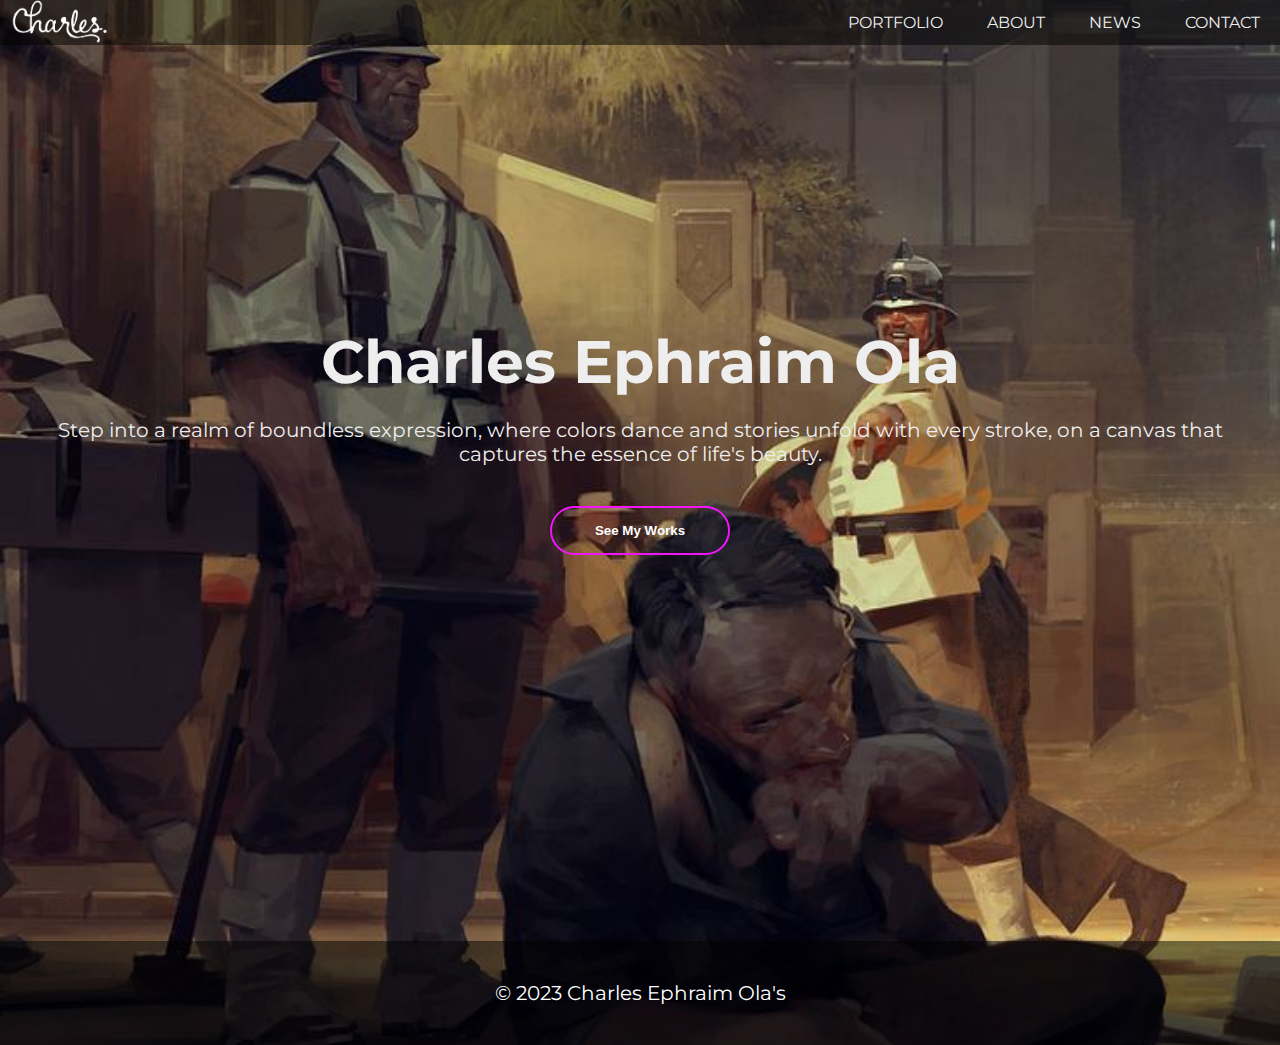
<file: index.html>
<html>
<head>
    <title>Welcome to Charles Ephraim Ola's Website</title>
    <meta name="viewport" content="width=device-width, initial-scale=1.0"> 
    <link rel="icon" type="image/png" sizes="32x32" href="./images/favicon-32x32.png">
    <link rel="preconnect" href="https://fonts.googleapis.com">
    <link rel="preconnect" href="https://fonts.gstatic.com" crossorigin>
    <link href="https://fonts.googleapis.com/css2?family=Fraunces:ital,opsz,wght@1,9..144,700&family=Inter:wght@400;700&family=Montserrat:wght@200;500;700&display=swap" rel="stylesheet">
    <link rel="stylesheet" href="style.css">

</head>
<body>
       <nav> <div class="banner">
            <div class="navbar">
            <img src="images/logo.png" class="Logo">
                <ul>
                <li><a href="portfolio.html">Portfolio</a></li>
                <li><a href="About.html">About</a></li>
                <li><a href="news.html">News</a></li>
                <li><a href="contact.html">Contact</a></li>
                  
                </ul>
        
        </nav>
  
        <div class="content">
            <h1> Charles Ephraim Ola</h1>
            <p>Step into a realm of boundless expression, where colors dance and stories unfold with every stroke, on a canvas that captures the essence of life's beauty.  </p>
      <div>
        <a href="portfolio.html">
            <button type="button"><span></span>See My Works</button>
        </a>
        </div>
        
      
      
    
</body>
<footer>
    <p>&copy; 2023 Charles Ephraim Ola's</p>
</footer>
</html>
</file>
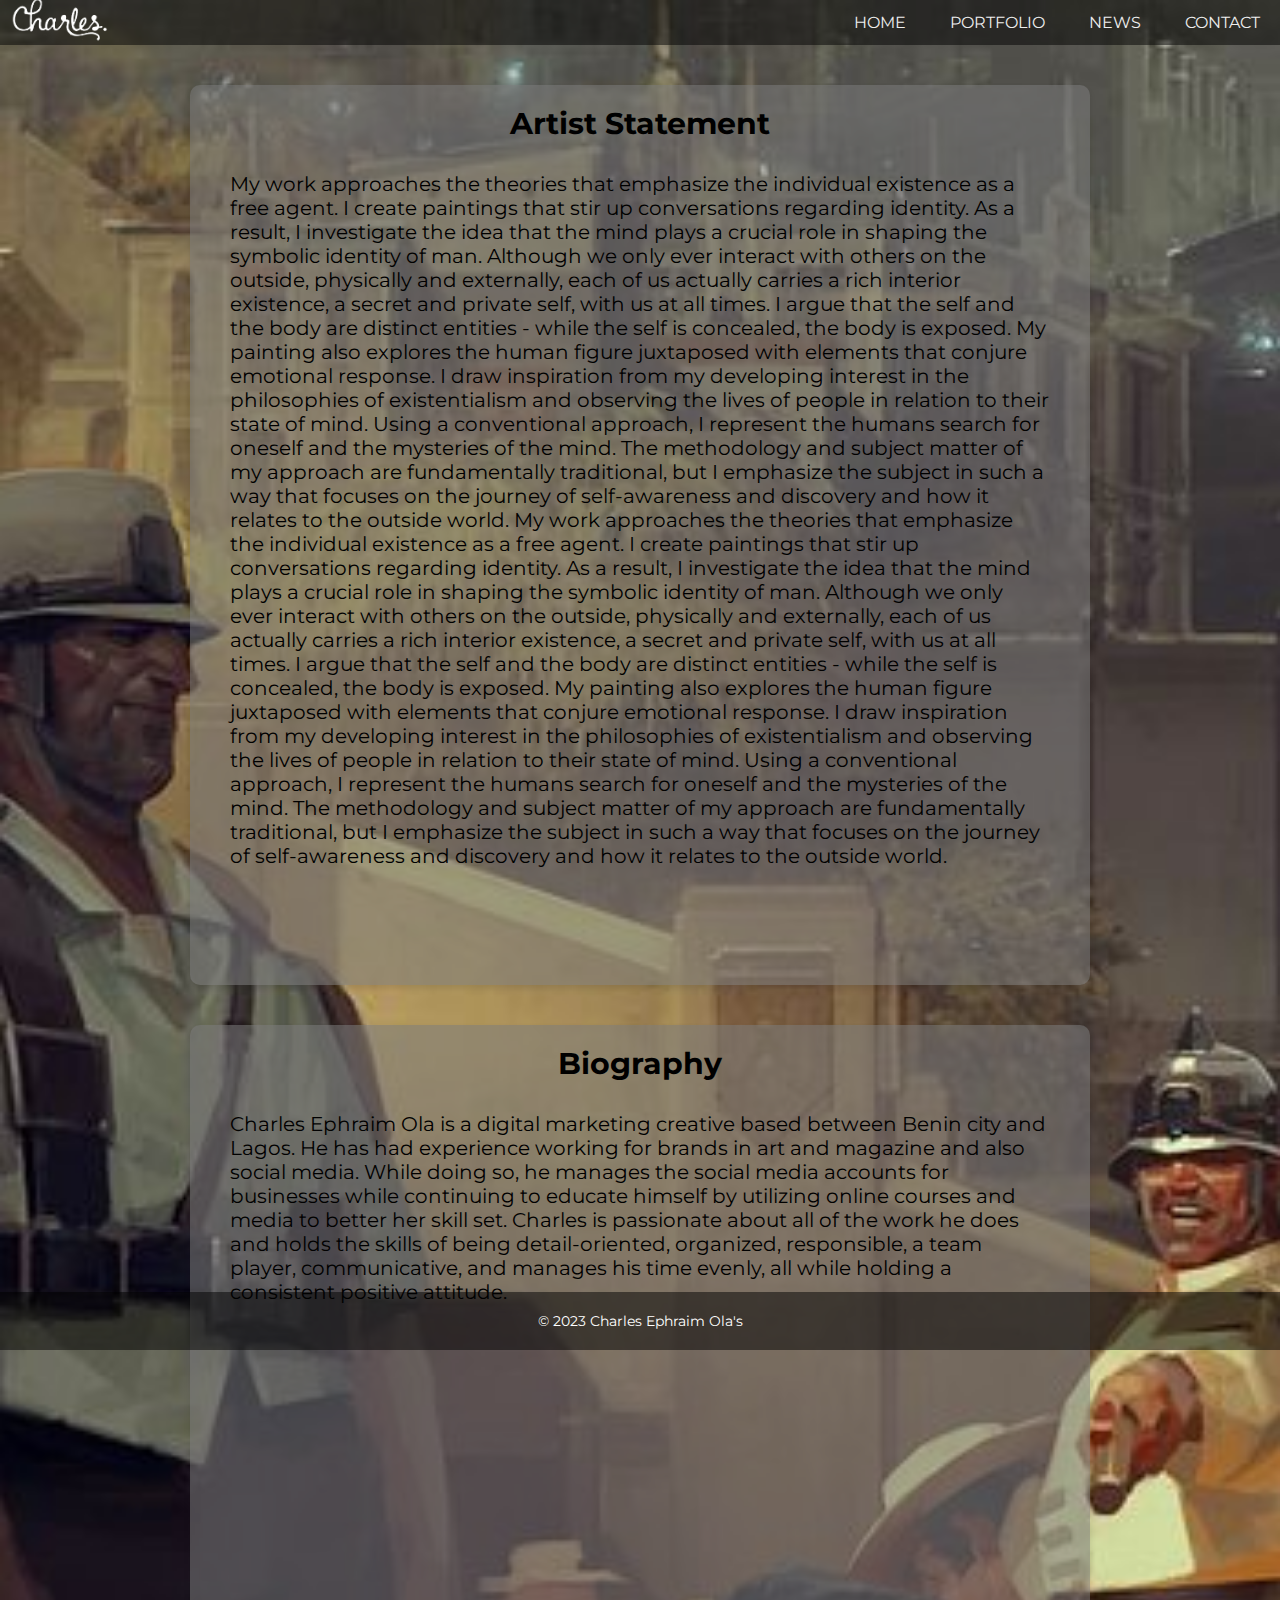
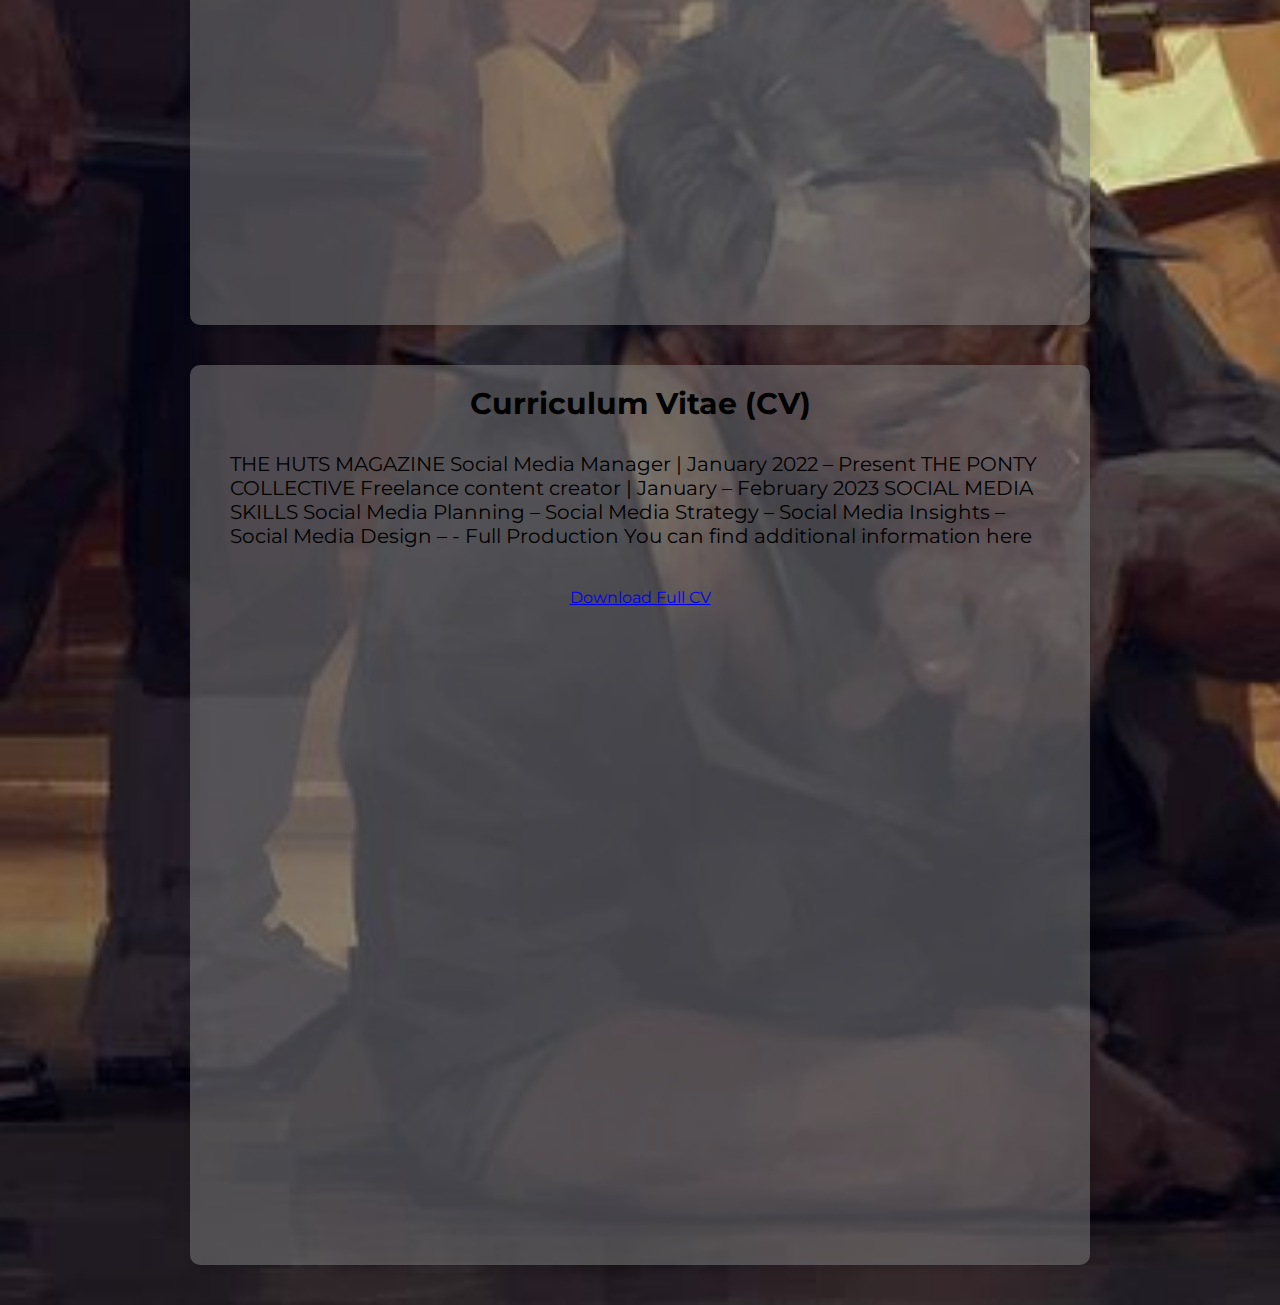
<file: About.html>
<!DOCTYPE html>
<html>
<head>
    <title>About - Charles Ephraim Ola</title>
    <meta name="viewport" content="width=device-width, initial-scale=1.0"> 
    <link rel="icon" type="image/png" sizes="32x32" href="./images/favicon-32x32.png">
    <link rel="preconnect" href="https://fonts.googleapis.com">
    <link rel="preconnect" href="https://fonts.gstatic.com" crossorigin>
    <link href="https://fonts.googleapis.com/css2?family=Fraunces:ital,opsz,wght@1,9..144,700&family=Inter:wght@400;700&family=Montserrat:wght@200;500;700&display=swap" rel="stylesheet">
    <link rel="stylesheet" href="style.css">
    <style>
       
        .about-container {
            display: flex;
            flex-direction: column; 
            align-items: center;
            text-align: center;
            padding: 20px;
        }

        .about-section {
            width: 900px;
            height: 900px;
            margin: 20px;
            padding: 20px;
            background-color: #7c7c7c8a;
            box-shadow: 0 4px 6px rgba(0, 0, 0, 0.1);
            border-radius: 10px;
            text-align: left;
            font-family: 'Montserrat';
        }

        .about-section h2 {
            font-size: 30px;
            margin-bottom: 10px;
            text-align: center;
        }

        .about-section p {
            margin: 10px 0;
            font-size: 20px;
            padding: 20px;
        }

        .about-section .cv-link {
            text-align: center;
            margin-top: 20px;
        }

        @media (max-width: 768px) {
    /* Media query for tablet */
    .navbar {
        padding: 10px 0;
        height: 90px;
        width: 110%;
    }

    .navbar ul li {
        margin: 0 5px;
        font-size: 25px;
    }

    .about-section {
        width: 600px;
    }

    .about-section p {
        font-size: 16px;
    }

    footer {
        margin-bottom: -190vh;
        width: 110%;
    }
}

@media (max-width: 480px) {
    /* Media query for phone */
    .navbar {
        padding: 10px 0;
        padding-right: 60px;
        height: 70px;
    }

    .navbar ul li {
        margin: 0 5px;
        font-size: 12px;
    }

    .Logo {
        width: 60px;
        cursor: pointer;
    }
    .about-section {
        width: 300px;
    }

    .about-section p {
        font-size: 10px;
    }

    footer {
        margin-bottom: -230vh;
    }
    
    footer p {
        font-size: 12px;
    }
}

    </style>
</head>
<body>
    <nav>
        <div class="banner">
            <div class="navbar">
                <a href="index.html"> 
                    <img src="images/logo.png" class="Logo">
                </a>
                <ul>
                    <li><a href="index.html">Home</a></li>
                    <li><a href="portfolio.html">Portfolio</a></li>
                    <li><a href="news.html">News</a></li>
                    <li><a href="contact.html">Contact</a></li>
                </ul>
            </div>
        </div>
    </nav>

    <div class="about-container">
        <div class="about-section">
            <h2>Artist Statement</h2>
            <p>
                
            My work approaches the theories that emphasize the individual existence as a free agent. I create paintings that stir up conversations regarding identity. As a result, I investigate the idea that the mind plays a crucial role in shaping the symbolic identity of man. Although we only ever interact with others on the outside, physically and externally, each of us actually carries a rich interior existence, a secret and private self, with us at all times. I argue that the self and the body are distinct entities - while the self is concealed, the body is exposed.

            My painting also explores the human figure juxtaposed with elements that conjure emotional response.

            I draw inspiration from my developing interest in the philosophies of existentialism and observing the lives of people in relation to their state of mind. Using a conventional approach, I represent the humans search for oneself and the mysteries of the mind.

            The methodology and subject matter of my approach are fundamentally traditional, but I emphasize the subject in such a way that focuses on the journey of self-awareness and discovery and how it relates to the outside world.
            My work approaches the theories that emphasize the individual existence as a free agent. I create paintings that stir up conversations regarding identity. As a result, I investigate the idea that the mind plays a crucial role in shaping the symbolic identity of man. Although we only ever interact with others on the outside, physically and externally, each of us actually carries a rich interior existence, a secret and private self, with us at all times. I argue that the self and the body are distinct entities - while the self is concealed, the body is exposed.

            My painting also explores the human figure juxtaposed with elements that conjure emotional response.

            I draw inspiration from my developing interest in the philosophies of existentialism and observing the lives of people in relation to their state of mind. Using a conventional approach, I represent the humans search for oneself and the mysteries of the mind.

            The methodology and subject matter of my approach are fundamentally traditional, but I emphasize the subject in such a way that focuses on the journey of self-awareness and discovery and how it relates to the outside world.

            </p>
        </div>

        <div class="about-section">
            <h2>Biography</h2>
            <p>
                Charles Ephraim Ola is a digital marketing creative based between Benin city and Lagos. He has had experience working for brands in art and magazine and also social media. While doing so, he manages the social media accounts for businesses while continuing to educate himself by utilizing online courses and media to better her skill set. Charles is passionate about all of the work he does and holds the skills of being detail-oriented, organized, responsible, a team player, communicative, and manages his time evenly, all while holding a consistent positive attitude. 
            </p>
        </div>

        <div class="about-section">
            <h2>Curriculum Vitae (CV)</h2>
            <p>
                THE HUTS MAGAZINE
                Social Media Manager | January 2022 – Present
                THE PONTY COLLECTIVE
                Freelance content creator | January – February 2023

                SOCIAL MEDIA SKILLS 
                Social Media Planning – 
                Social Media Strategy –
                Social Media Insights – 
                Social Media Design – 
                - Full Production 
                You can find additional information here

            </p>
            <div class="cv-link">
                <a href="portfolio.docx" target="doc">Download Full CV</a>
            </div>
        </div>
    </div>

    <footer>
        <p>&copy; 2023 Charles Ephraim Ola's</p>
    </footer>
</body>
</html>
</file>
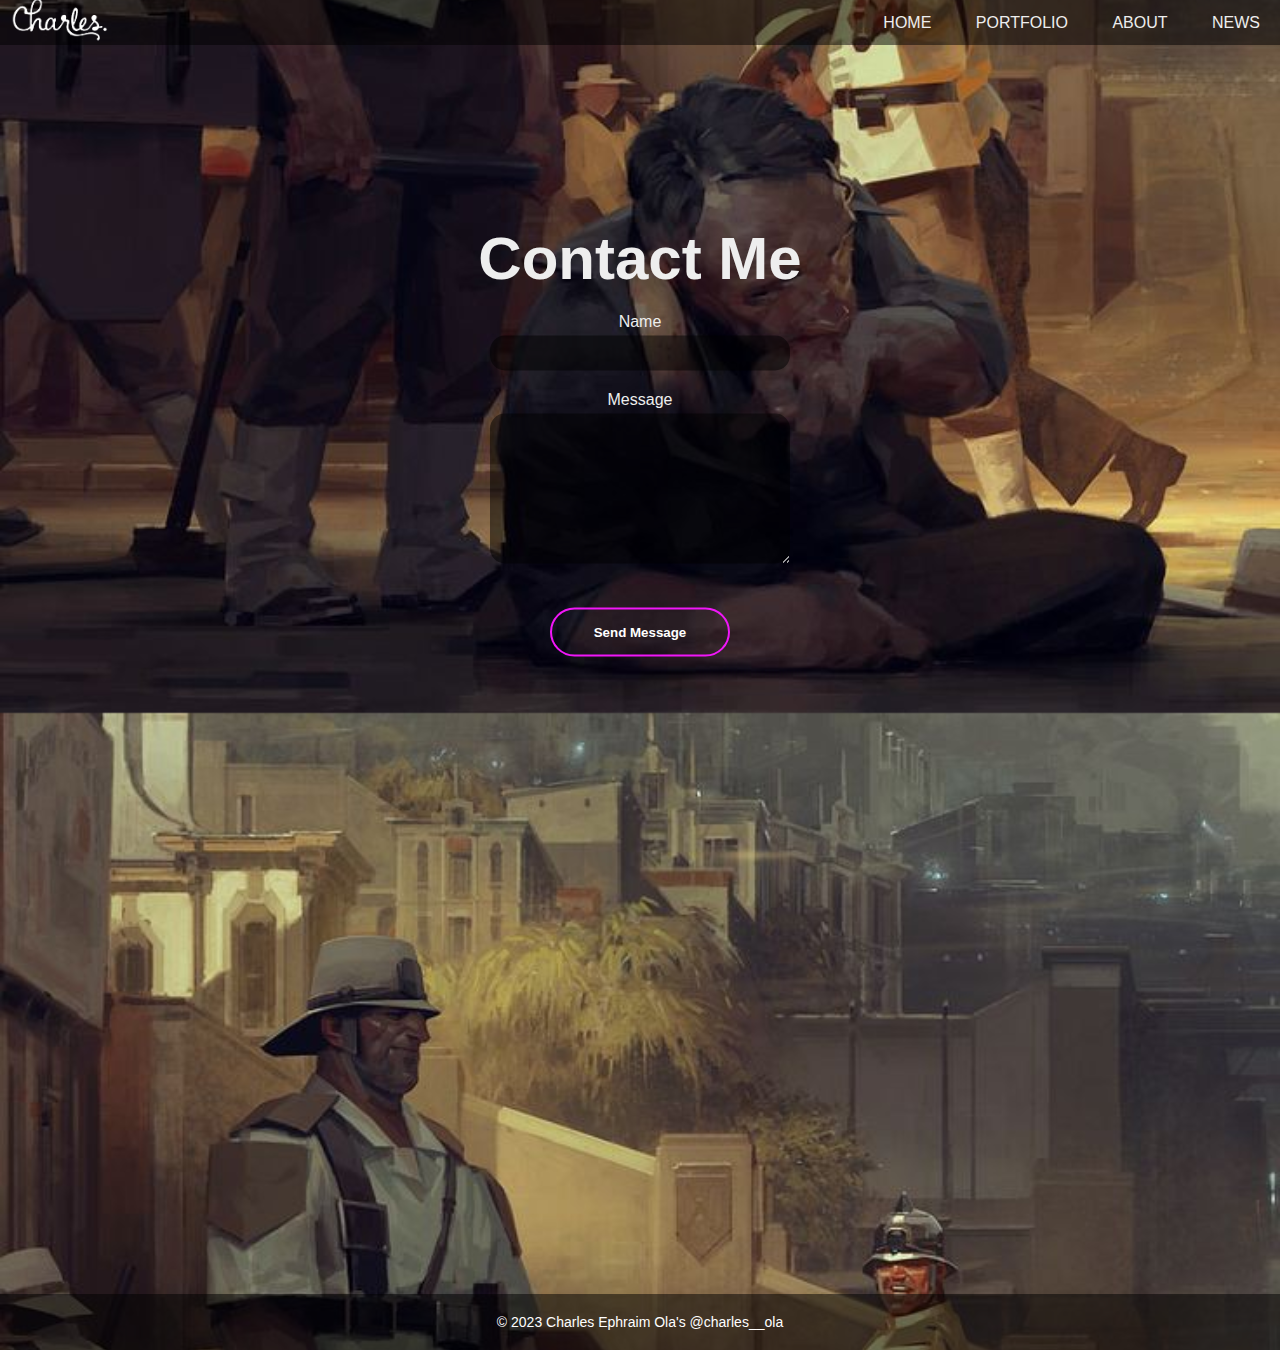
<file: contact.html>
<!DOCTYPE html>
<html>
<head>
    <title>Contact page</title>
    <meta name="viewport" content="width=device-width, initial-scale=1.0"> 
    <link rel="stylesheet" href="style.css">

    <style>
        body {
            background-image: url('images/image2.jpg');
            background-size: cover;
            background-position: center center;
           
            font-family: Arial, sans-serif;
            margin: 0;
            padding: 0;
        }

        .content h1 {
            font-size: 60px;
        }

        .form-group {
            margin: 20px 0;
        }

        .form-group label {
            display: block;
            margin-bottom: 5px;
        }

        .form-group input,
        .form-group textarea {
            width: 300px;
            padding: 10px;
            border-radius: 15px;
            background-color: rgba(0, 0, 0, 0.5);
            border: none;
            color: white;
        }

        .form-group textarea {
            height: 150px;
            width: 300px;
        }

       

        footer {
            background-color: rgba(0, 0, 0, 0.5);
            color: #fff;
            position: absolute;
            bottom: 0; 
            width: 100%;
            padding: 20px 0;
            text-align: center;
        }

        footer p {
            margin-top: 0; 
            font-size: 14px;
        }

        footer a {
            color: #f116f8;
            text-decoration: none;
            transition: color 0.3s;
        }

        footer a:hover {
            color: #fff;
        }

        
        @media (max-width: 768px) {
    /* Media query for tablet */
    .navbar {
        padding: 10px 0;
        height: 90px;
    }

    .navbar ul li {
        margin: 0 5px;
        padding-right: 30px;
        font-size: 22px;
    }

    .content-container {
        width: 600px;
        margin-top: 0;
    }

    footer {
        margin-bottom: -10vh;
    }
}

@media (max-width: 480px) {
    /* Media query for phone */
    .navbar {
        padding: 10px 0;
        height: 70px;
    }

    .navbar ul li {
        margin: 0;
        font-size: 10px;
    }

    .Logo {
        width: 80px;
        cursor: pointer;
    }

    .content h1 {
            font-size: 30px;
        }

        .form-group input, .form-group textarea {
            width: 200px;
            height: 100px;
        }

    footer {
        margin-bottom: -38vh;
    }
    
    footer p {
        font-size: 3vh;
    }
}
    </style>
</head>
<body>
    <nav>
        <div class="banner">
            <div class="navbar">
                <a href="index.html"> 
                    <img src="images/logo.png" class="Logo">
                </a>
                <ul>
                    <li><a href="index.html">Home</a></li>
                    <li><a href="portfolio.html">Portfolio</a></li>
                    <li><a href="About.html">About</a></li>
                    <li><a href="news.html">News</a></li>
                </ul>
            </div>
        </div>
    </nav>

    <div class="content">
        <h1>Contact Me</h1>

        <form action="#" method="post">
            <div class="form-group">
                <label for="name">Name</label>
                <input type="text" id="name" name="name" required>
            </div>

            <div class="form-group">
                <label for="message">Message</label>
                <textarea id="message" name="message" rows="6" style="border-radius: 15px; background-color: rgba(0, 0, 0, 0.5);" required></textarea>
            </div>

            <div>
                <button type="submit"><span></span>Send Message</button>
          </div>
    </div>

    <footer>
        <p>&copy; 2023 Charles Ephraim Ola's @charles__ola</p>
    </footer>
</body>
</html>
</file>
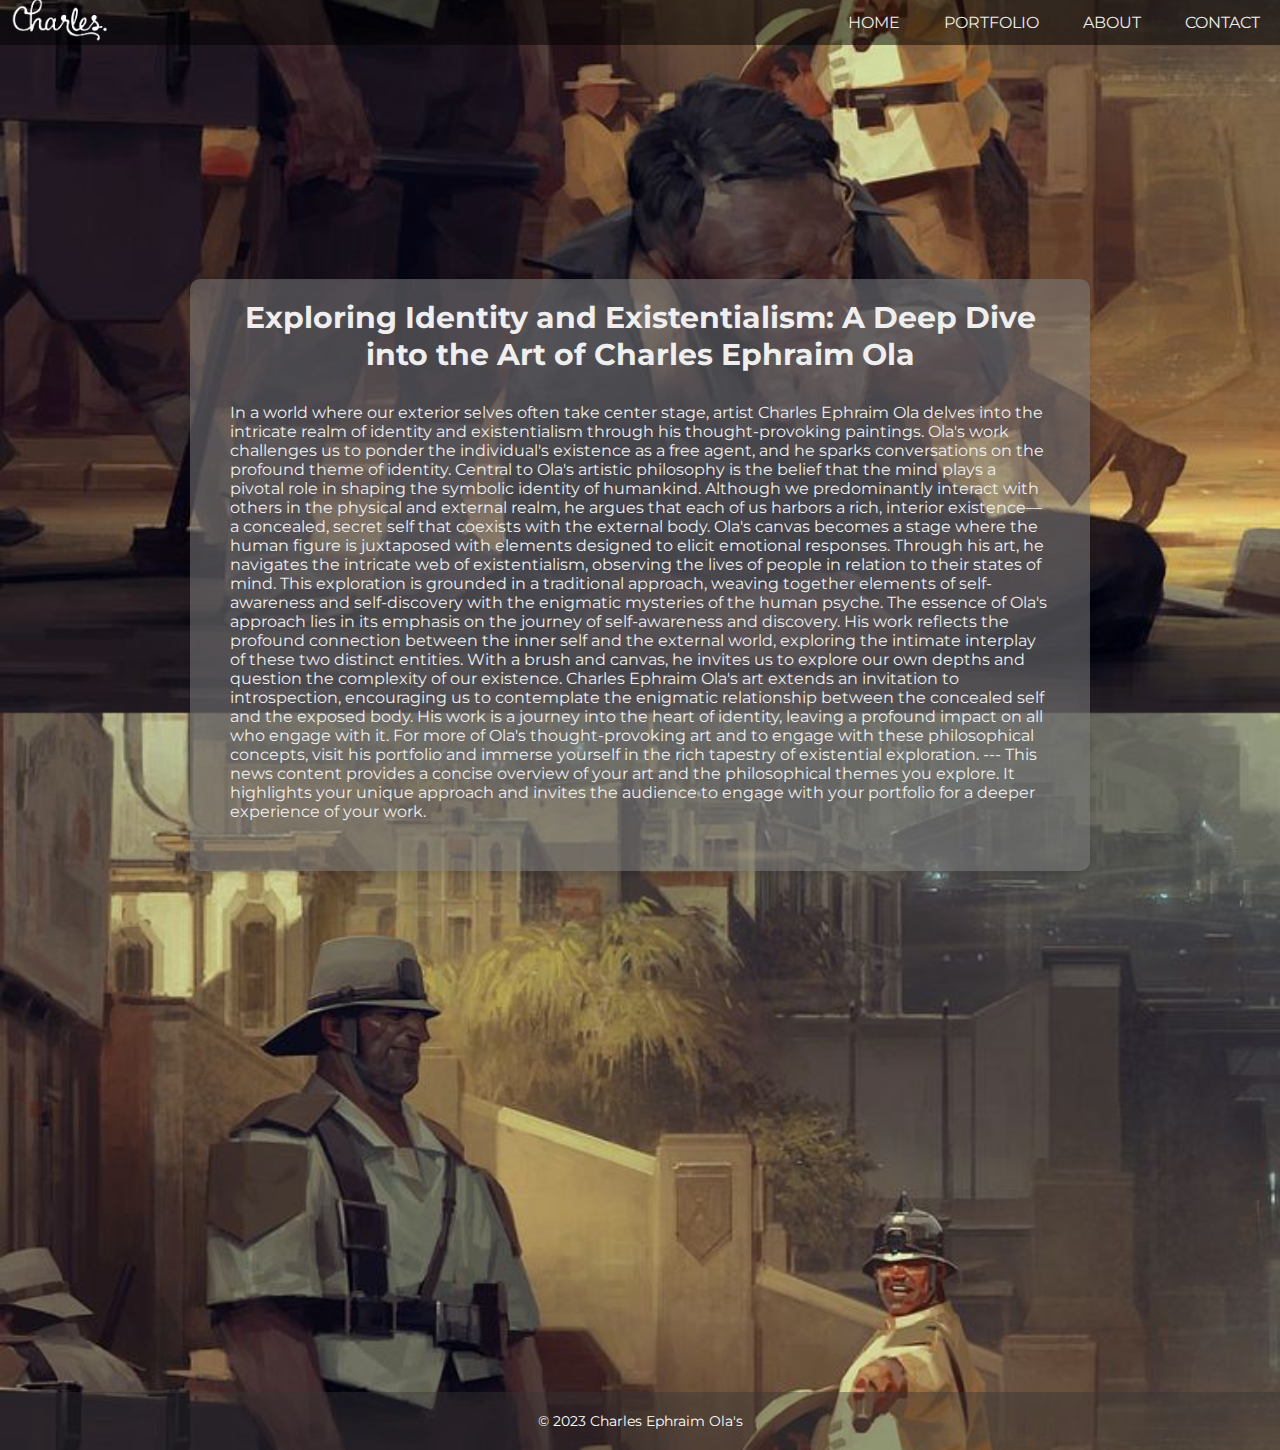
<file: news.html>
<!DOCTYPE html>
<html>
<head>
    <title>News - Charles Ephraim Ola</title>
    <meta name="viewport" content="width=device-width, initial-scale=1.0"> 
    <link rel="icon" type="image/png" sizes="32x32" href="./images/favicon-32x32.png">
    <link rel="preconnect" href="https://fonts.googleapis.com">
    <link rel="preconnect" href="https://fonts.gstatic.com" crossorigin>
    <link href="https://fonts.googleapis.com/css2?family=Fraunces:ital,opsz,wght@1,9..144,700&family=Inter:wght@400;700&family=Montserrat:wght@200;500;700&display=swap" rel="stylesheet">
    <link rel="stylesheet" href="style.css">
    <style>

        .content {
            display: flex;
            flex-direction: column; 
            align-items: center;
            text-align: center;
            padding: 20px; 
        }

        .content-container {
            width: 900px;
            margin-bottom: -250px;
            padding: 20px;
            background-color: #7c7c7c8a;
            box-shadow: 0 4px 6px rgba(0, 0, 0, 0.1);
            border-radius: 10px;
            text-align: left;
        }

        .content-container h2 {
            font-size: 30px;
            margin-bottom: 10px;
            text-align: center;
            text-decoration: solid;
        }

        .content-container p {
            margin: 10px 0;
            font-size: 16px;
            padding: 20px;
        }

        footer {
            background-color: #3634346c; 
            color: #fff;
            padding: 20px 0;
            text-align: center;
            position: absolute;
            bottom: -100px;
            width: 100%;
        }

        @media (max-width: 768px) {
    /* Media query for tablet */
    .navbar {
        padding: 10px 0;
        height: 70px;
    }

    .navbar ul li {
        margin: 0 5px;
        font-size: 22px;
    }

    .content-container {
        width: 600px;
        margin-top: 0;
    }

    footer {
        margin-bottom: -10vh;
    }
}

@media (max-width: 480px) {
    /* Media query for phone */
    .navbar {
        padding: 10px 0;
        height: 70px;
    }

    .navbar ul li {
        margin: 0 5px;
        font-size: 14px;
    }

    .Logo {
        width: 80px;
        cursor: pointer;
    }

    .content-container {
        width: 300px;
        margin-top: 30vh;
    }

    .content-container p {
            margin: 10px 0;
            font-size: 10px;
            padding: 20px;
        }

    footer {
        margin-bottom: -38vh;
    }
    
    footer p {
        font-size: 3vh;
    }
}

    </style>
</head>
<body>
    <nav>
        <div class="banner">
            <div class="navbar">
                <a href="index.html"> 
                    <img src="images/logo.png" class="Logo">
                </a>
                <ul>
                    <li><a href="index.html">Home</a></li>
                    <li><a href="portfolio.html">Portfolio</a></li>
                    <li><a href="About.html">About</a></li>
                    <li><a href="contact.html">Contact</a></li>
                </ul>
            </div>
        </div>
    </nav>

    <div class="content">
        <div class="content-container">
            <h2> Exploring Identity and Existentialism: A Deep Dive into the Art of Charles Ephraim Ola</h2>
            <p>
In a world where our exterior selves often take center stage, artist Charles Ephraim Ola delves into the intricate realm of identity and existentialism through his thought-provoking paintings. Ola's work challenges us to ponder the individual's existence as a free agent, and he sparks conversations on the profound theme of identity.

Central to Ola's artistic philosophy is the belief that the mind plays a pivotal role in shaping the symbolic identity of humankind. Although we predominantly interact with others in the physical and external realm, he argues that each of us harbors a rich, interior existence—a concealed, secret self that coexists with the external body.

Ola's canvas becomes a stage where the human figure is juxtaposed with elements designed to elicit emotional responses. Through his art, he navigates the intricate web of existentialism, observing the lives of people in relation to their states of mind. This exploration is grounded in a traditional approach, weaving together elements of self-awareness and self-discovery with the enigmatic mysteries of the human psyche.

The essence of Ola's approach lies in its emphasis on the journey of self-awareness and discovery. His work reflects the profound connection between the inner self and the external world, exploring the intimate interplay of these two distinct entities. With a brush and canvas, he invites us to explore our own depths and question the complexity of our existence.

Charles Ephraim Ola's art extends an invitation to introspection, encouraging us to contemplate the enigmatic relationship between the concealed self and the exposed body. His work is a journey into the heart of identity, leaving a profound impact on all who engage with it.

For more of Ola's thought-provoking art and to engage with these philosophical concepts, visit his portfolio and immerse yourself in the rich tapestry of existential exploration.


---

This news content provides a concise overview of your art and the philosophical themes you explore. It highlights your unique approach and invites the audience to engage with your portfolio for a deeper experience of your work.
            </p>
        </div>
    </div>

    <footer>
        <p>&copy; 2023 Charles Ephraim Ola's</p>
    </footer>
</body>
</html>
</file>
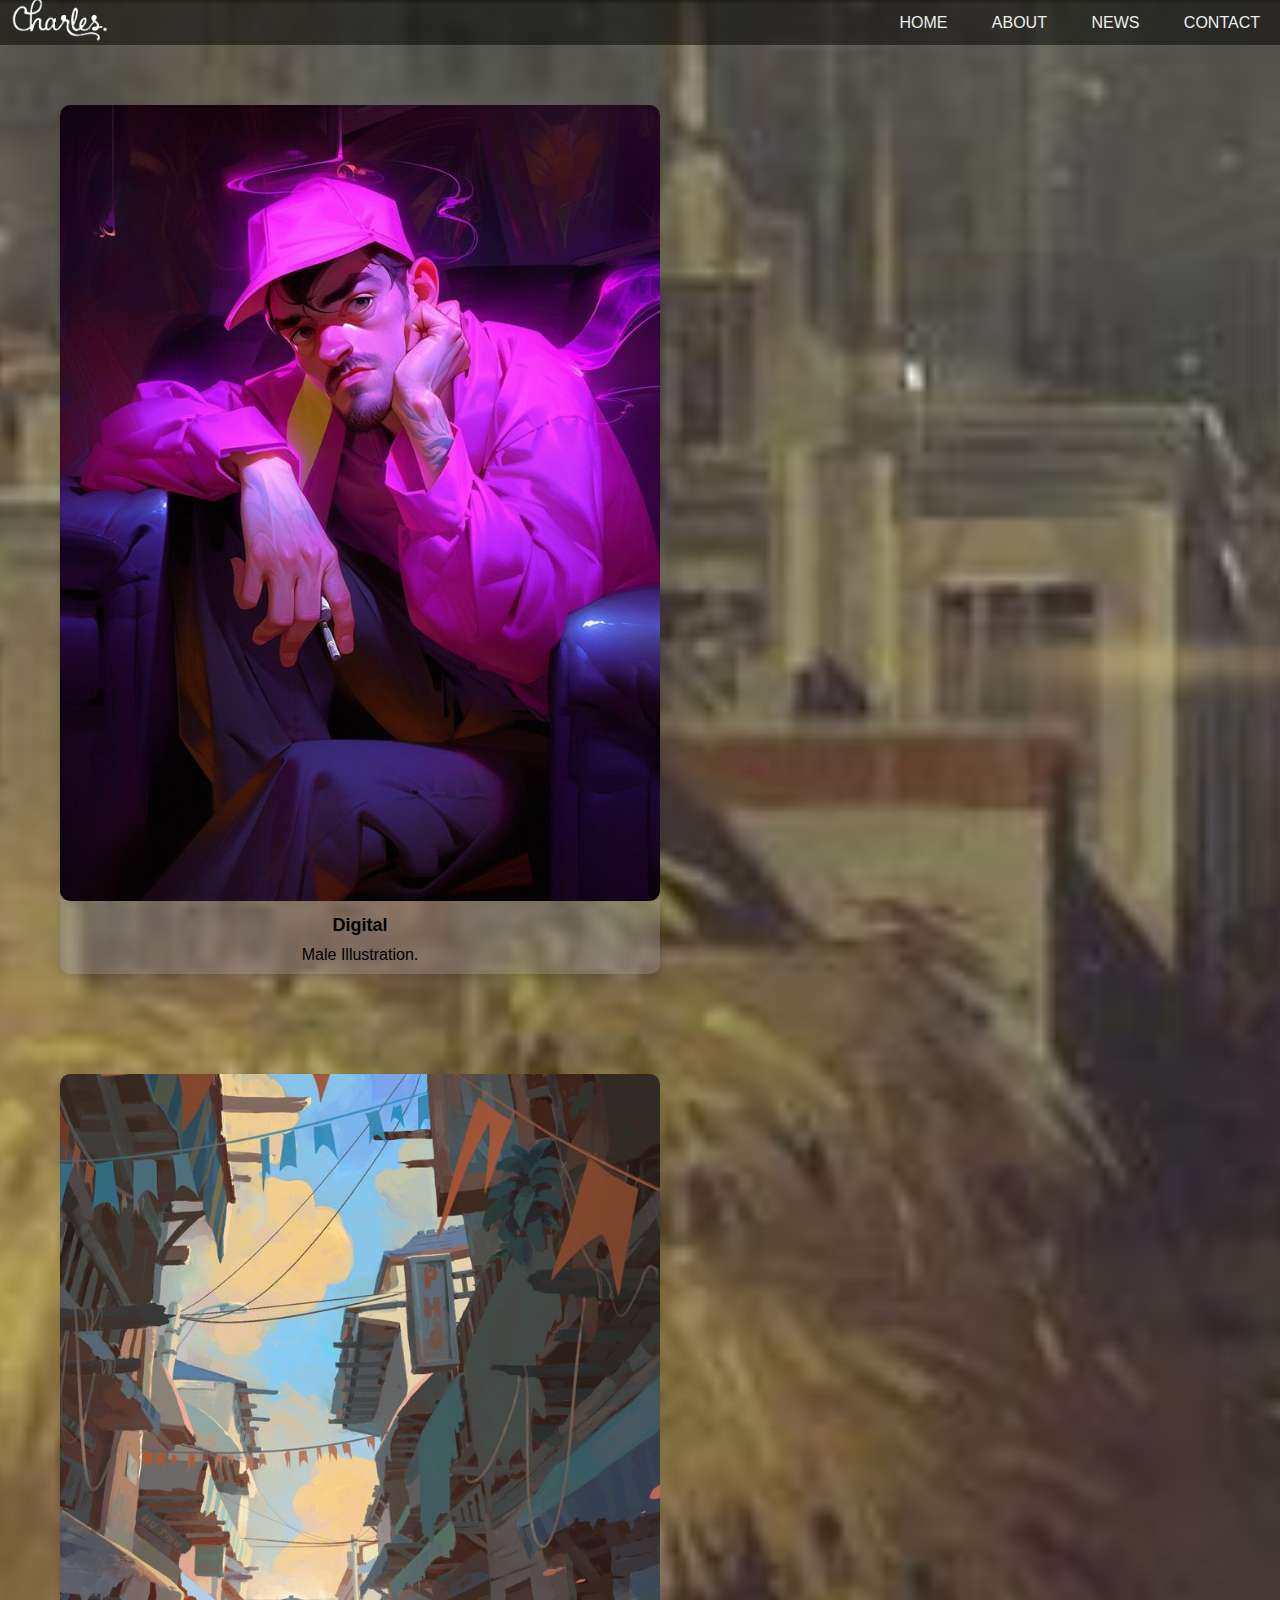
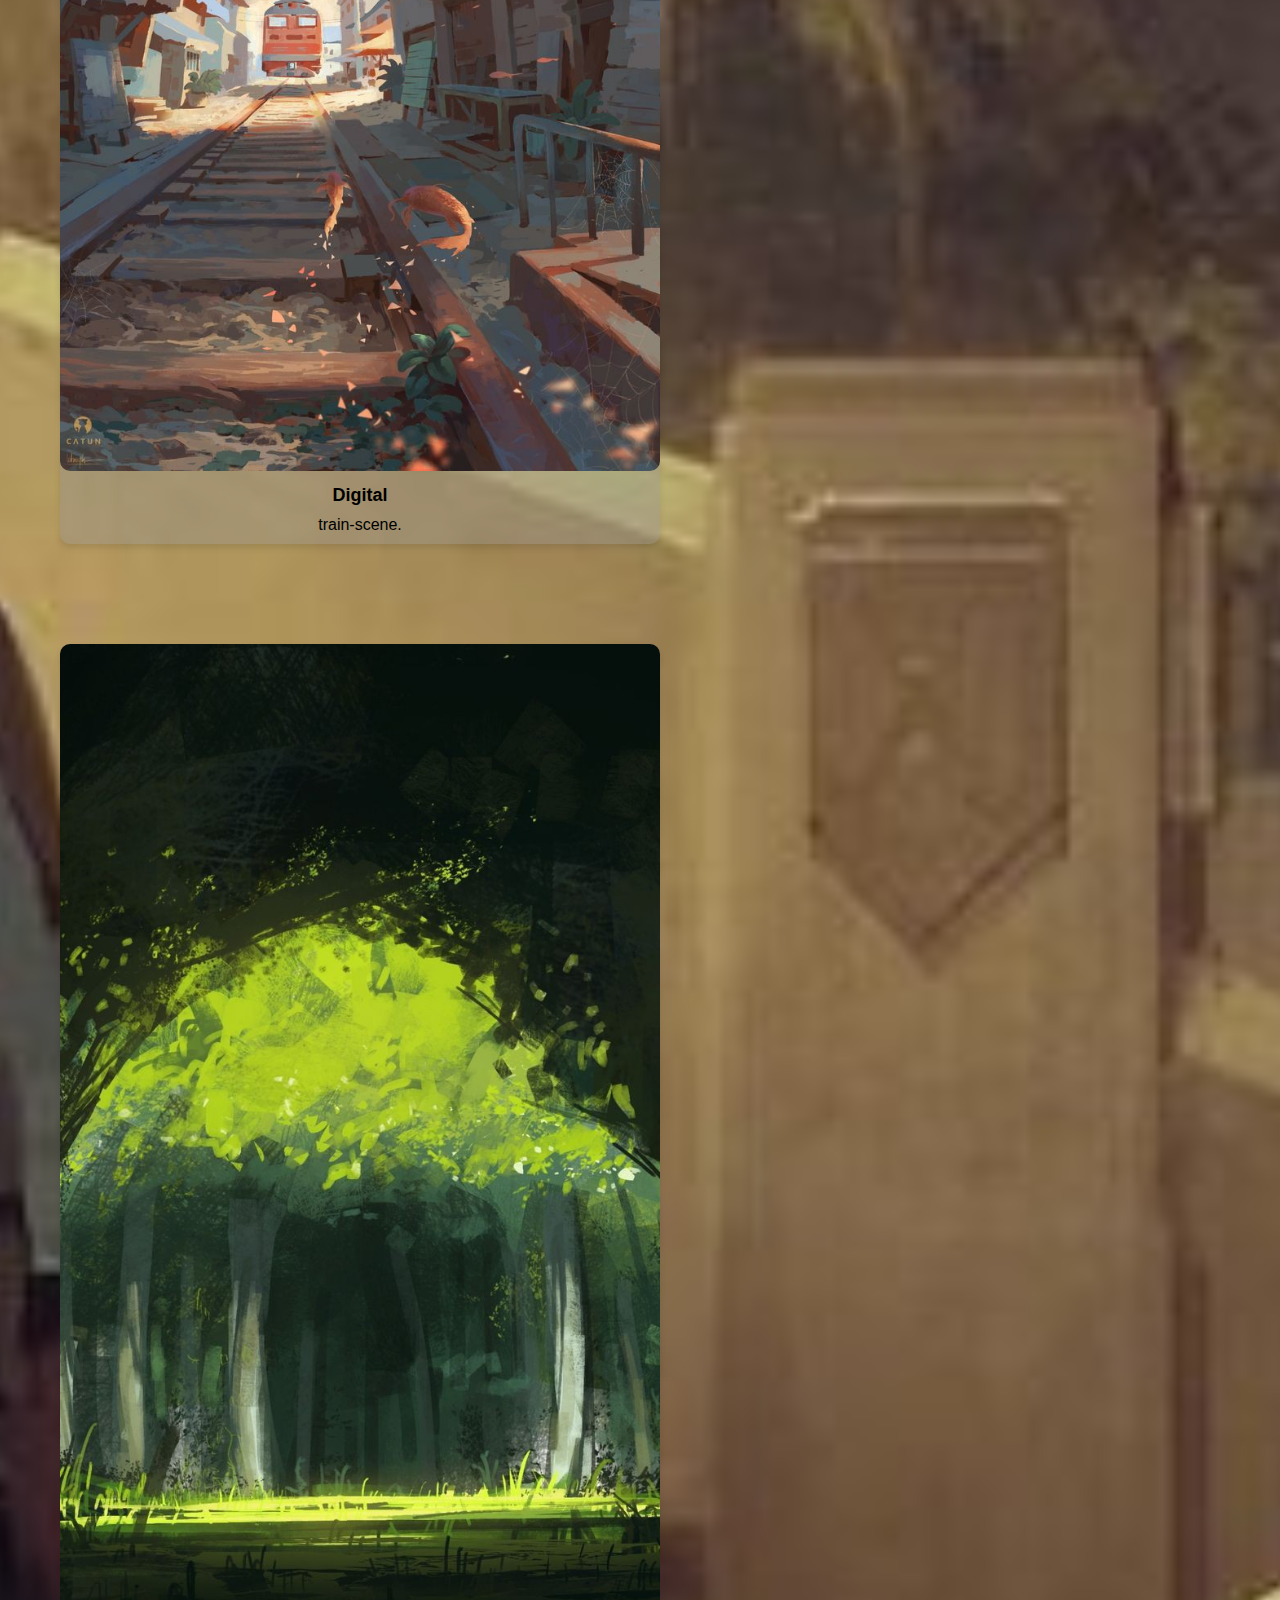
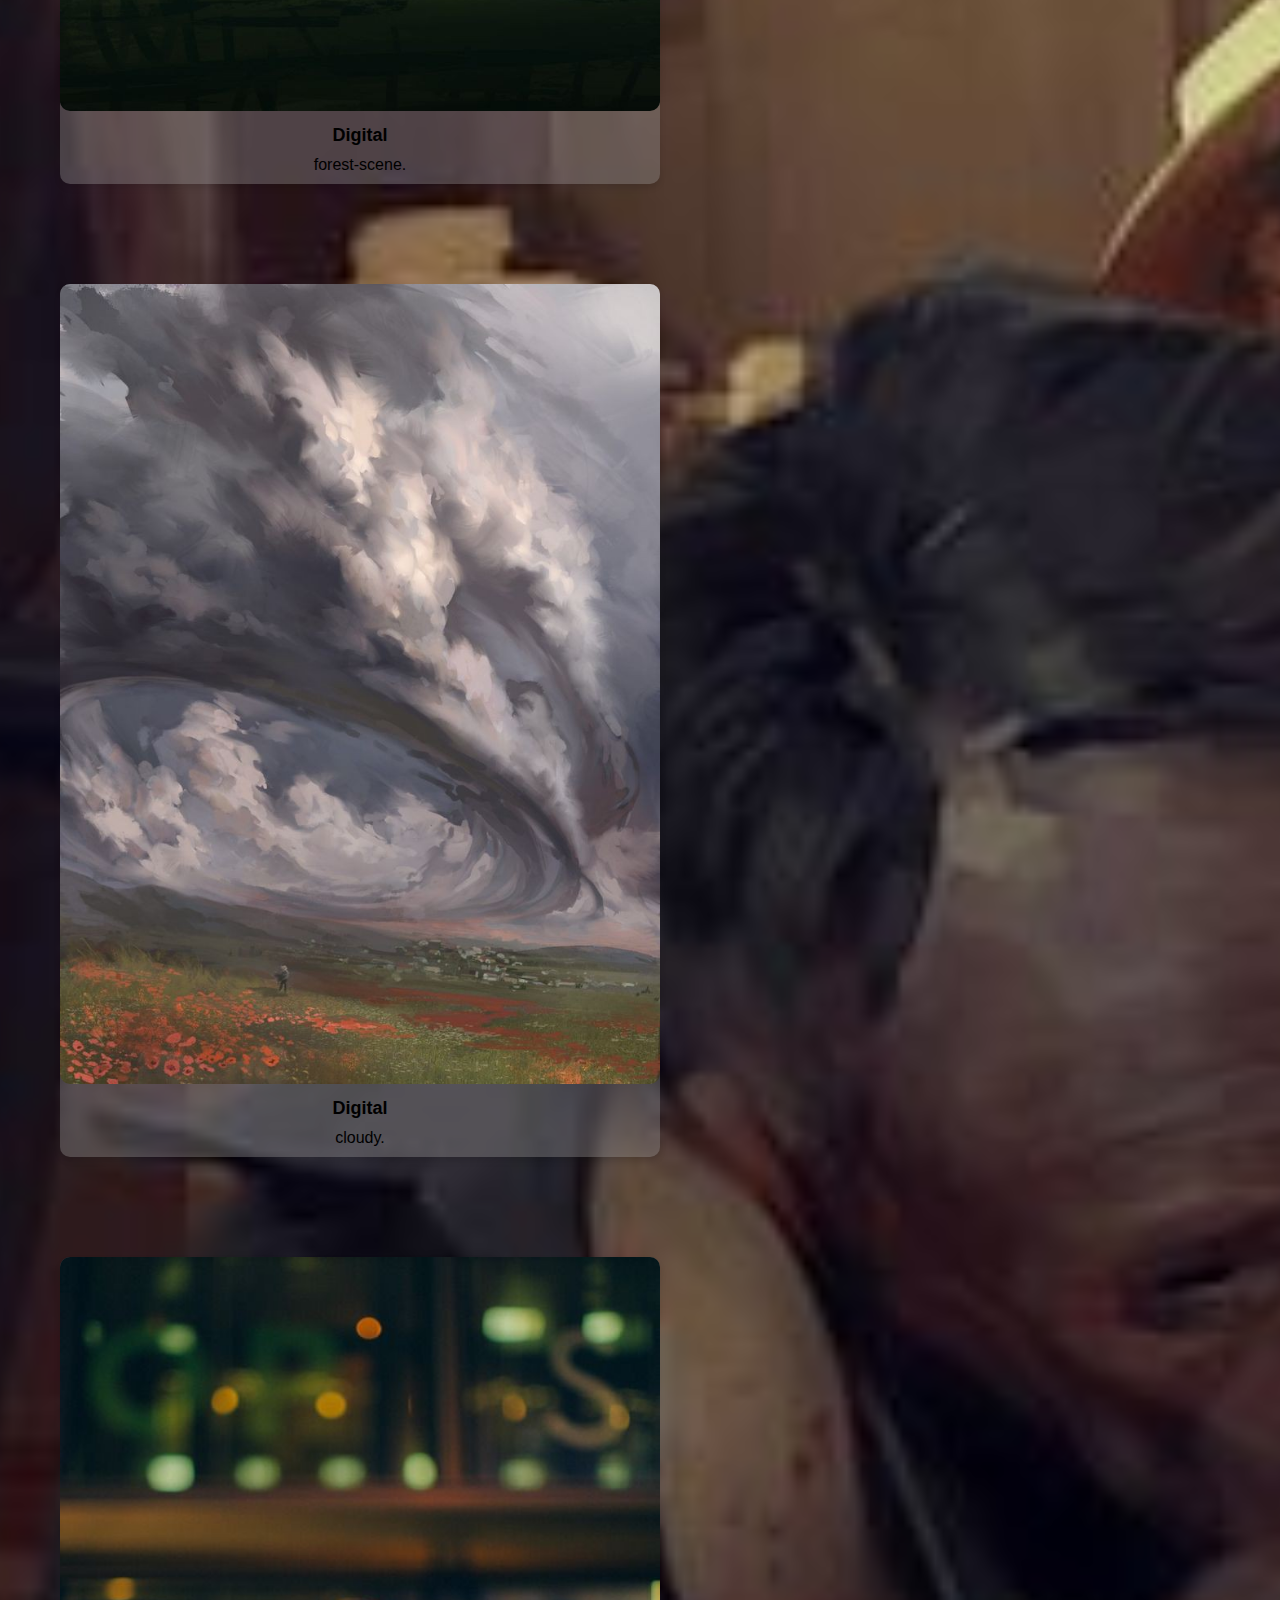
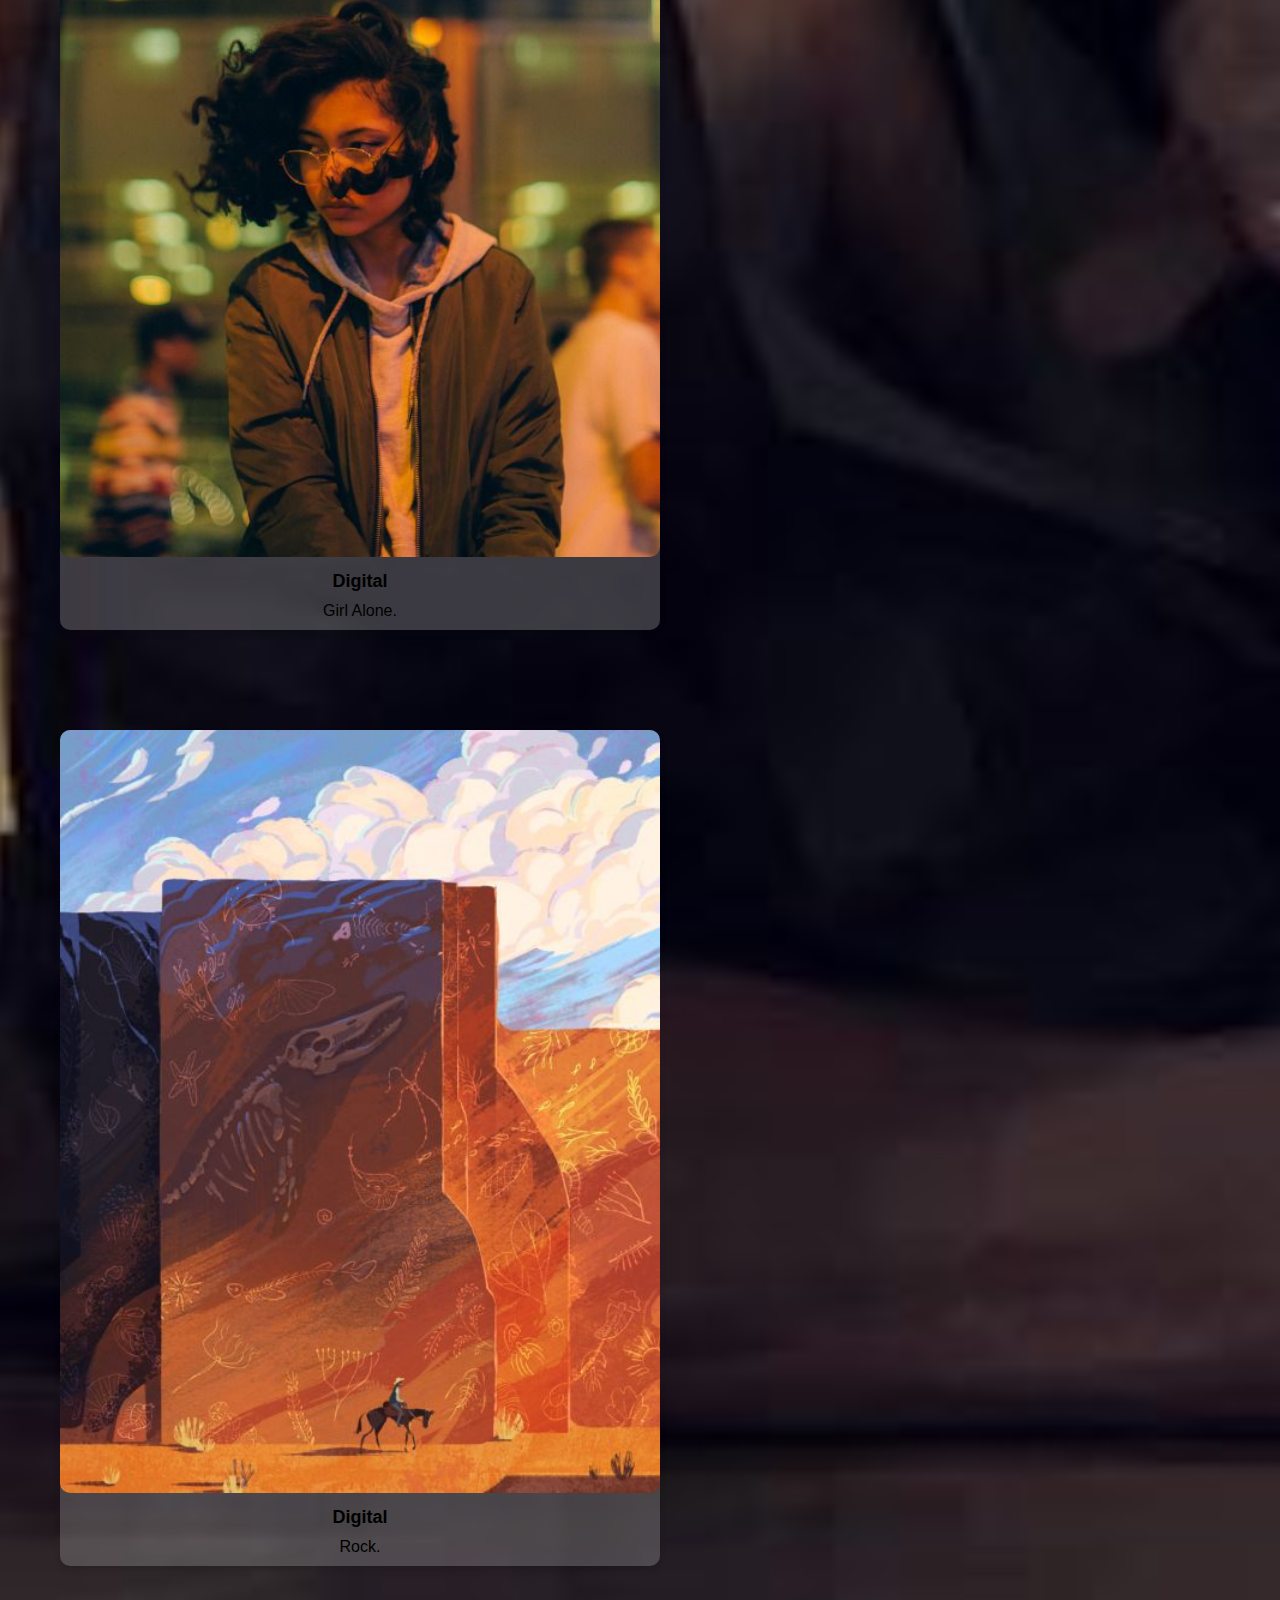
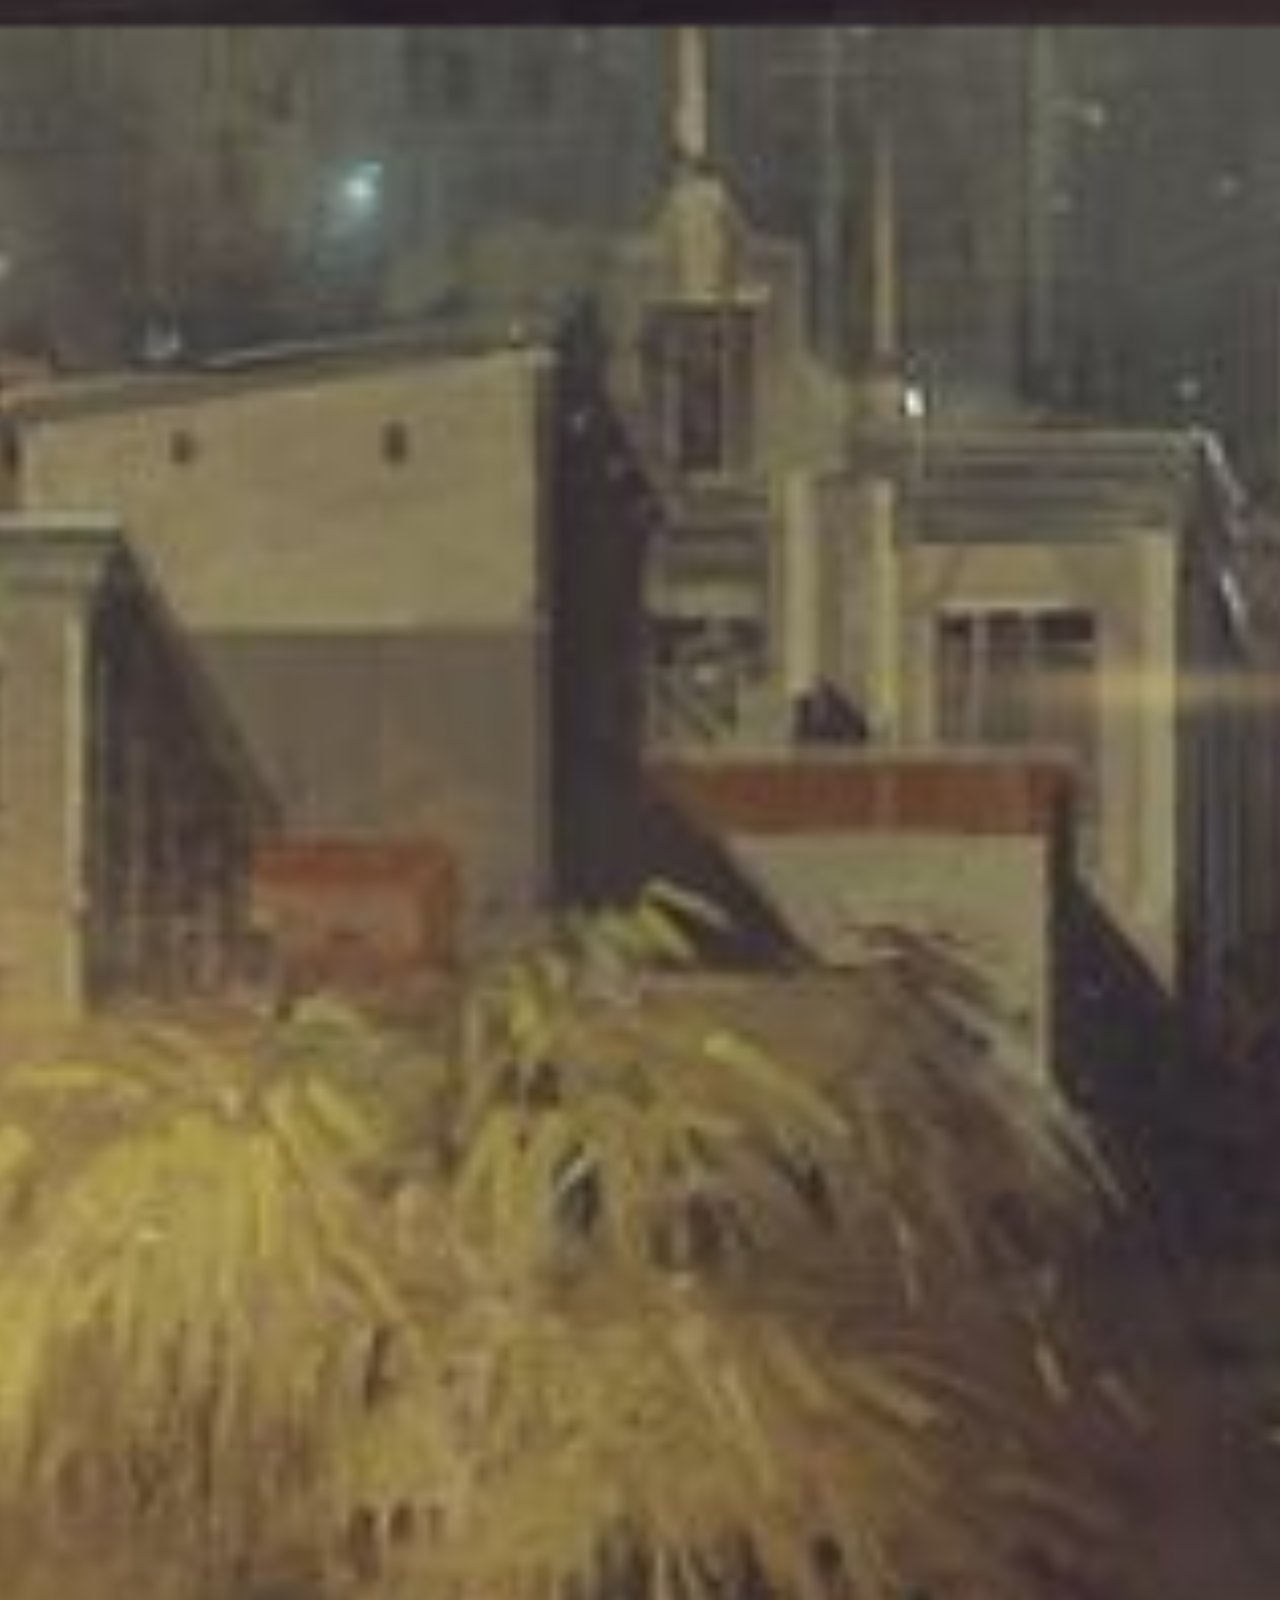
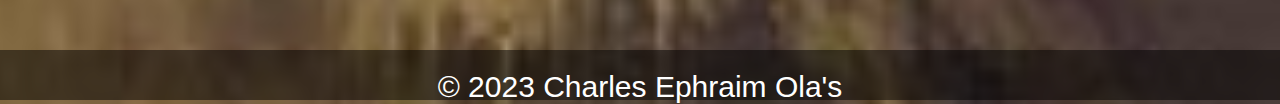
<file: portfolio.html>
<!DOCTYPE html>
<html>
<head>
    <title>Portfolio - Charles Ephraim Ola</title>
    <meta name="viewport" content="width=device-width, initial-scale=1.0"> 
    <link rel="stylesheet" href="style.css">
    <style>
      .portfolio-container {
            display: flex;
            flex-direction: row;
            flex-wrap: wrap;
            row-gap: 20px;
            column-gap: 20px;
            align-items: center;
            text-align: center;
            padding: 20px;
        }

        .polaroid-card {
            width: 600px;
            margin: 40px;
            padding: 0px;
            background-color: #96919160;
            box-shadow: 0 4px 6px rgba(0, 0, 0, 0.1);
            border-radius: 10px;
            text-align: center;
            transition: transform 0.3s; 
        }

        .polaroid-card img {
            width: 100%;
            height: 90%;
            border: none;
            border-radius: 10px;
        }

        .polaroid-card h3 {
            margin: 10px 0;
            font-size: 18px;
        }

        .polaroid-card p {
            margin: 10px 0;
        }

        
        .polaroid-card:hover {
            transform: scale(1.05); 
        }

        footer {
        margin-bottom: -800vh;
        height: 50px;
    }
    
    footer p {
        font-size: 30px;
    }
        
@media (max-width: 768px) {
    /* Media query for tablet */
    .portfolio-container {
        flex-direction: row;
        flex-wrap: wrap;
    }

    .navbar {
        padding: 15px 0;
        width: 100%;
        height: 70%;
    }

    .navbar ul li {
        margin: 0 10px;
    }
}

@media (max-width: 480px) {
    .portfolio-container {
        flex-direction: column;
    }
    
    /* Media query for phone */
    .navbar {
        padding: 10px 0;
        height: 90px;
    }

    .navbar ul li {
        margin: 0 5px;
        font-size: 14px;
    }

    .Logo {
        width: 70px;
        cursor: pointer;
    }

    .polaroid-card {
                width: calc(50% - 40px); /* 50% for 2 cards per row */
                height: 60%;
            }

    footer {
        margin-bottom: -160vh;
        height: 50px;
    }
    
    footer p {
        font-size: 30px;
    }
}
    </style>
</head>
<body>
    <nav>
        <div class="banner">
            <div class="navbar">
                <a href="index.html"> 
                    <img src="images/logo.png" class="Logo">
                </a>
                <ul>
                    <li><a href="index.html">Home</a></li>
                    <li><a href="About.html">About</a></li>
                    <li><a href="news.html">News</a></li>
                    <li><a href="contact.html">Contact</a></li>
                </ul>
            </div>
        </div>
    </nav>

    <div class="portfolio-container">
        <div class="polaroid-card">
            <img src="images/purple-guy.jpg" alt="purple-illustration">
            <h3>Digital</h3>
            <p>Male Illustration.</p>
        </div>

        <div class="polaroid-card">
            <img src="images/train-scene.jpg" alt="train-scene">
            <h3>Digital</h3>
            <p>train-scene.</p>
        </div>

        <div class="polaroid-card">
            <img src="forest-scene.jpg" alt="forest-scene">
            <h3>Digital</h3>
            <p>forest-scene.</p>
        </div>

        <div class="polaroid-card">
            <img src="images/cloudy.jpg" alt="purple-illustration">
            <h3>Digital</h3>
            <p>cloudy.</p>
        </div>


        <div class="polaroid-card">
            <img src="images/girl-alone.jpg" alt="purple-illustration">
            <h3>Digital</h3>
            <p>Girl Alone.</p>
        </div>


        <div class="polaroid-card">
            <img src="images/rock.jpg" alt="purple-illustration">
            <h3>Digital</h3>
            <p>Rock.</p>
        </div>

    </div>
    <footer>
        <p>&copy; 2023 Charles Ephraim Ola's</p>
    </footer>
</body>
</html>
</file>
<file: style.css>
* {
    margin: 0;
    padding: 0;
    box-sizing: border-box;
}

body {
    background-image: url('images/image2.jpg');
    background-size: cover;
    background-position: center center;
    font-family: 'Montserrat', sans-serif;
    margin: 0;
    padding: 0;
}

.navbar {
    height: 45px;
    font-family: 'Montserrat', sans-serif;
    display: flex;
    justify-content: space-between;
    align-items: center;
    background-color: rgba(0, 0, 0, 0.50);
    color: white;
    padding: 15px 0; /* Adjusted padding to make it responsive */
    position: relative;
}

.Logo {
    width: 120px;
    cursor: pointer;
}

.navbar ul li {
    list-style: none;
    display: inline-block;
    margin: 0 20px;
    position: relative;
}

.navbar ul li a {
    text-decoration: none;
    color: #eeeeee;
    text-transform: uppercase;
}

.navbar ul li::after {
    content: '';
    height: 3px;
    width: 0;
    background: #e5e4e6;
    position: absolute;
    left: 0;
    bottom: -10px;
    transition: 0.5s;
}

.navbar ul li:hover::after {
    width: 100%;
}

.content {
    width: 100%;
    position: absolute;
    top: 50%;
    transform: translateY(-50%);
    text-align: center;
    color: #eeeeee;
    padding: 20px 0; 
}

.content h1 {
    font-size: 60px; 
    margin-bottom: 20px;
}

.content p {
font-size: 20px;
margin: 20px;
}
button {
    width: 180px;
    text-align: center;
    padding: 15px 0;
    margin: 20px 10px;
    border-radius: 25px;
    font-weight: bold;
    border: 2px solid #f116f8;
    background: transparent;
    color: #fff;
    cursor: pointer;
    position: relative;
    overflow: hidden;
}

span {
    background: #e5e4e681;
    height: 100%;
    width: 0;
    border: none;
    border-radius: 25px;
    position: absolute;
    left: 0%;
    bottom: 0%;
    z-index: -1;
    transition: 0.5s;
}

button:hover span {
    width: 100%;
}

button:hover {
    border: none;
}

footer {
    background-color: rgba(0, 0, 0, 0.5);
    color: #fff;
    position: absolute;
    bottom: 0;
    width: 100%;
    padding: 20px 0;
    text-align: center;
    margin-bottom: -50vh;
}

footer p {
    margin: 0;
    font-size: 14px;
}

@media (max-width: 768px) {
    /* Media query for tablet */
    .navbar {
        padding: 10px 0;
        height: 70px;
    }

    .navbar ul li {
        margin: 0 5px;
        font-size: 22px;
    }

    .content h1 {
        font-size: 60px; 
    }

    .content p {
        font-size: 24px;

    }

    button {
        margin-top: 50px;
        width: 180px;
        height: 80px;
    }

    footer {
        margin-bottom: -30vh;
    }
}

@media (max-width: 480px) {
    /* Media query for phone */
    .navbar {
        padding: 10px 0;
        height: 70px;
    }

    .navbar ul li {
        margin: 0 5px;
        font-size: 14px;
    }

    .Logo {
        width: 80px;
        cursor: pointer;
    }
    .content h1 {
        font-size: 40px; 
    }

    .content p {
        font-size: 30px;

    }

    button {
        width: 180px;
        height: 80px;
    }

    footer {
        margin-bottom: -24vh;
    }
    
    footer p {
        font-size: 10vh;
    }
}
</file>
